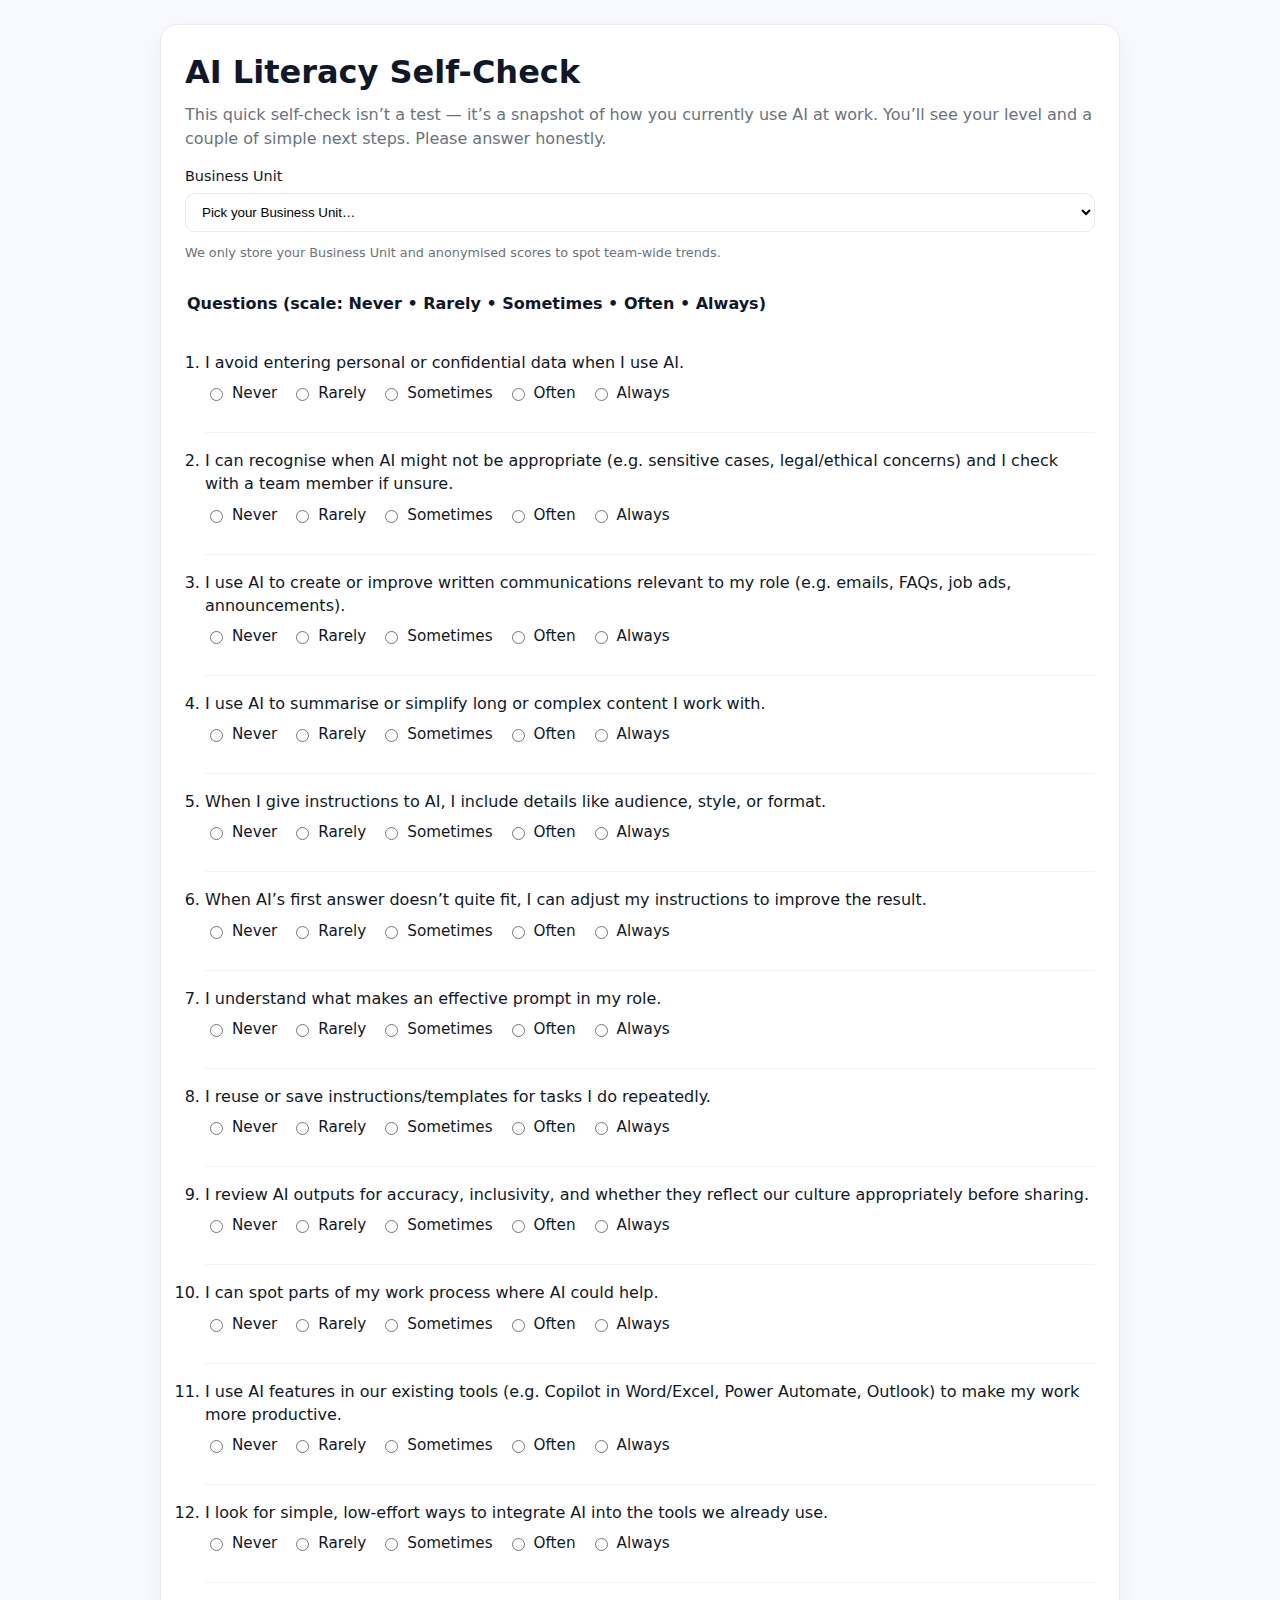
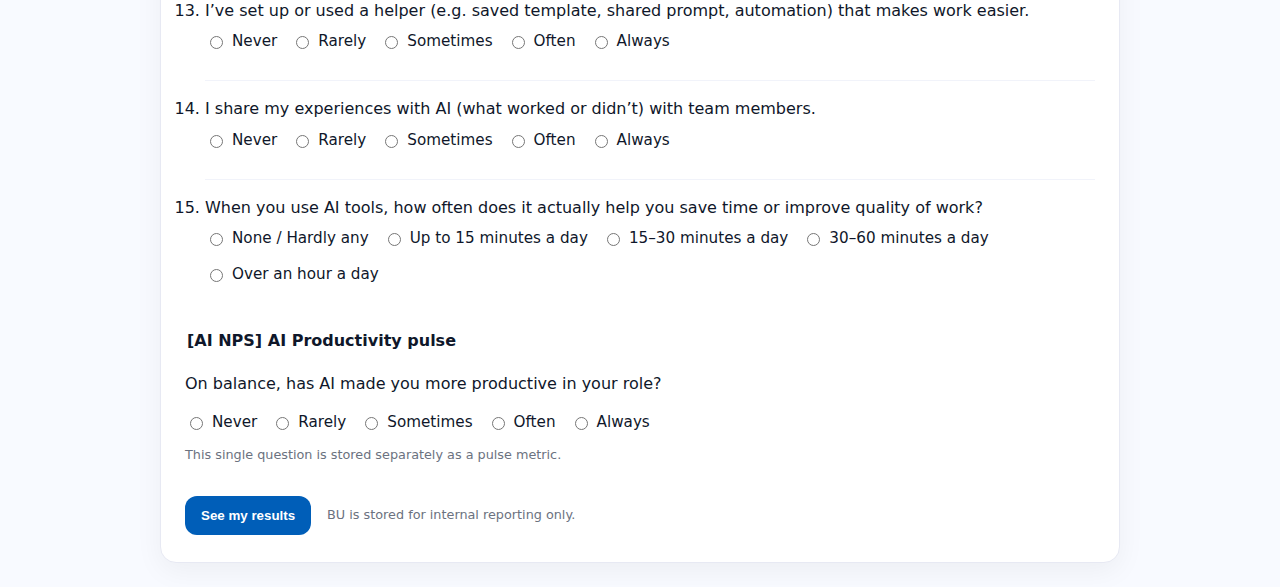
<file: index.html>
<!DOCTYPE html>
<html lang="en">
<head>
  <meta charset="UTF-8" />
  <meta name="viewport" content="width=device-width,initial-scale=1" />
  <title>AI Literacy Self-Check</title>
  <link rel="stylesheet" href="style.css" />
</head>
<body>
  <main class="page">
    <section class="quiz-card" aria-labelledby="title">
      <h1 id="title">AI Literacy Self-Check</h1>
      <p class="lead">
        This quick self-check isn’t a test — it’s a snapshot of how you currently use AI at work.
        You’ll see your level and a couple of simple next steps. Please answer honestly.
      </p>

      <form id="quiz-form" novalidate>
        <fieldset class="block" aria-label="Your details">
          <div class="grid-3">
            <label class="field" style="grid-column: 1 / -1;">
              <span>Business Unit</span>
              <select name="businessUnit" id="businessUnit" required>
                <option value="" disabled selected>Pick your Business Unit…</option>
                <option value="AI & Innovation">AI & Innovation</option>
                <option value="Consumer Services & Inside Sales">Consumer Services & Inside Sales</option>
                <option value="Customer Acquisition">Customer Acquisition</option>
                <option value="Development">Development</option>
                <option value="Executive Management">Executive Management</option>
                <option value="Finance & Business Performance">Finance & Business Performance</option>
                <option value="GCS">GCS</option>
                <option value="Information Technology">Information Technology</option>
                <option value="Legal & Corporate Development">Legal & Corporate Development</option>
                <option value="Marketing, Brand & Communications">Marketing, Brand & Communications</option>
                <option value="People & Culture">People & Culture</option>
                <option value="Product & Ecommerce">Product & Ecommerce</option>
                <option value="Technology">Technology</option>
              </select>
            </label>
          </div>
          <p class="tiny">We only store your Business Unit and anonymised scores to spot team-wide trends.</p>
        </fieldset>

        <fieldset class="block" aria-labelledby="q-head">
          <legend id="q-head">Questions (scale: Never • Rarely • Sometimes • Often • Always)</legend>
          <ol class="q-list">
            <li><p>I avoid entering personal or confidential data when I use AI.</p><div class="scale" data-name="q1"></div></li>
            <li><p>I can recognise when AI might not be appropriate (e.g. sensitive cases, legal/ethical concerns) and I check with a team member if unsure.</p><div class="scale" data-name="q2"></div></li>
            <li><p>I use AI to create or improve written communications relevant to my role (e.g. emails, FAQs, job ads, announcements).</p><div class="scale" data-name="q3"></div></li>
            <li><p>I use AI to summarise or simplify long or complex content I work with.</p><div class="scale" data-name="q4"></div></li>
            <li><p>When I give instructions to AI, I include details like audience, style, or format.</p><div class="scale" data-name="q5"></div></li>
            <li><p>When AI’s first answer doesn’t quite fit, I can adjust my instructions to improve the result.</p><div class="scale" data-name="q6"></div></li>
            <li><p>I understand what makes an effective prompt in my role.</p><div class="scale" data-name="q7"></div></li>
            <li><p>I reuse or save instructions/templates for tasks I do repeatedly.</p><div class="scale" data-name="q8"></div></li>
            <li><p>I review AI outputs for accuracy, inclusivity, and whether they reflect our culture appropriately before sharing.</p><div class="scale" data-name="q9"></div></li>
            <li><p>I can spot parts of my work process where AI could help.</p><div class="scale" data-name="q10"></div></li>
            <li><p>I use AI features in our existing tools (e.g. Copilot in Word/Excel, Power Automate, Outlook) to make my work more productive.</p><div class="scale" data-name="q11"></div></li>
            <li><p>I look for simple, low-effort ways to integrate AI into the tools we already use.</p><div class="scale" data-name="q12"></div></li>
            <li><p>I’ve set up or used a helper (e.g. saved template, shared prompt, automation) that makes work easier.</p><div class="scale" data-name="q13"></div></li>
            <li><p>I share my experiences with AI (what worked or didn’t) with team members.</p><div class="scale" data-name="q14"></div></li>
            <li><p>When you use AI tools, how often does it actually help you save time or improve quality of work?</p><div class="scale" data-name="q15"></div></li>
          </ol>
        </fieldset>

        <fieldset class="block" aria-labelledby="nps-head">
          <legend id="nps-head">[AI NPS] AI Productivity pulse</legend>
          <p>On balance, has AI made you more productive in your role?</p>
          <div class="scale" data-name="aiNps"></div>
          <p class="tiny">This single question is stored separately as a pulse metric.</p>
        </fieldset>

        <div class="actions">
          <button type="submit" class="btn">See my results</button>
          <p class="tiny">BU is stored for internal reporting only.</p>
        </div>
      </form>
    </section>
  </main>

  <!-- set the endpoint for auto-logging (must be before index.js) -->
  <script>
    window.FLOW_URL = "https://super-sea-054a.swapneel-kulkarni.workers.dev/submit";
    window.FLOW_SECRET = ""; // not used, leave blank
  </script>

  <script src="index.js"></script>
</body>
</html>
</file>
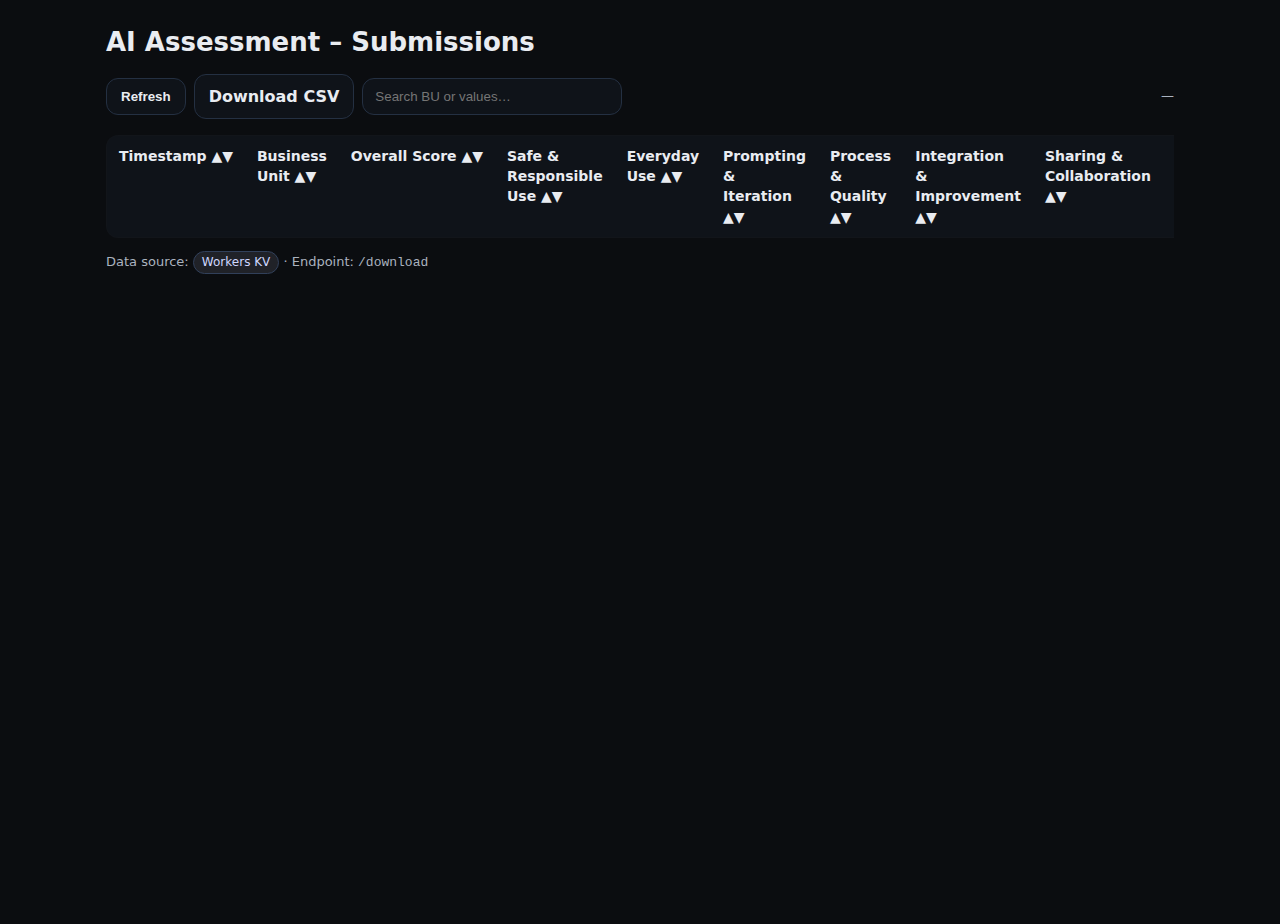
<file: admin.html>
<!DOCTYPE html>
<html lang="en">
<head>
  <meta charset="utf-8" />
  <meta name="viewport" content="width=device-width, initial-scale=1" />
  <title>AI Assessment – Submissions</title>
  <link rel="stylesheet" href="style.css" />
  <style>
    body { margin:0; font-family: system-ui, -apple-system, Segoe UI, Roboto, Arial; background:#0b0d10; color:#e9ecf1; }
    .wrap { max-width: 1100px; margin: 24px auto; padding: 0 16px; }
    h1 { margin: 0 0 12px; font-size: 26px; }
    .controls { display:flex; gap:8px; flex-wrap:wrap; align-items:center; margin: 12px 0 16px; }
    .btn { padding:10px 14px; border-radius:12px; border:1px solid #243042; background:#0f1319; color:#e9ecf1; cursor:pointer; text-decoration:none; }
    .btn:hover { background:#151c28; }
    input[type="search"] { background:#0f1319; border:1px solid #243042; color:#e9ecf1; padding:10px 12px; border-radius:12px; outline:none; min-width: 260px; }
    table { width:100%; border-collapse: collapse; background:#12151a; border:1px solid #243042; border-radius: 12px; overflow:hidden; }
    th, td { padding:10px 12px; border-bottom:1px solid #223043; text-align:left; font-size: 14px; vertical-align: top; }
    th { background:#0f1319; position: sticky; top:0; z-index:1; cursor:pointer; }
    .muted { color:#aab2bf; font-size: 13px; }
    .tag { display:inline-block; font-size:12px; padding:2px 8px; border-radius:999px; border:1px solid #31405a; background:#dfe6ff1a; color:#cfd7ff; }
    .right { margin-left:auto; }
    .nowrap { white-space: nowrap; }
    .scroll { max-height: 70vh; overflow:auto; }
  </style>
</head>
<body>
  <div class="wrap">
    <h1>AI Assessment – Submissions</h1>
    <div class="controls">
      <button id="refresh" class="btn">Refresh</button>
      <a id="download" class="btn" href="https://super-sea-054a.swapneel-kulkarni.workers.dev/download">Download CSV</a>
      <input id="search" type="search" placeholder="Search BU or values…" />
      <span id="meta" class="muted right">—</span>
    </div>
    <div class="scroll">
      <table id="tbl">
        <thead>
          <tr>
            <th data-k="Timestamp" class="nowrap">Timestamp ▲▼</th>
            <th data-k="Business Unit">Business Unit ▲▼</th>
            <th data-k="Overall Score" class="nowrap">Overall Score ▲▼</th>
            <th data-k="Safe & Responsible Use">Safe & Responsible Use ▲▼</th>
            <th data-k="Everyday Use">Everyday Use ▲▼</th>
            <th data-k="Prompting & Iteration">Prompting & Iteration ▲▼</th>
            <th data-k="Process & Quality">Process & Quality ▲▼</th>
            <th data-k="Integration & Improvement">Integration & Improvement ▲▼</th>
            <th data-k="Sharing & Collaboration">Sharing & Collaboration ▲▼</th>
            <th data-k="Productivity">Productivity ▲▼</th>
          </tr>
        </thead>
        <tbody></tbody>
      </table>
    </div>
    <p class="muted">Data source: <span class="tag">Workers KV</span> · Endpoint: <code>/download</code></p>
  </div>

  <script>
    const CSV_URL = "https://super-sea-054a.swapneel-kulkarni.workers.dev/download";

    const headers = [
      "Timestamp","Business Unit","Overall Score","Safe & Responsible Use",
      "Everyday Use","Prompting & Iteration","Process & Quality",
      "Integration & Improvement","Sharing & Collaboration","Productivity"
    ];

    const state = { rows: [], filtered: [], sortKey: "Timestamp", sortDir: "desc" };

    document.getElementById("refresh").addEventListener("click", load);
    document.getElementById("search").addEventListener("input", (e) => {
      const q = e.target.value.trim().toLowerCase();
      if (!q) {
        state.filtered = state.rows.slice();
      } else {
        state.filtered = state.rows.filter(r =>
          headers.some(h => String(r[h] ?? "").toLowerCase().includes(q))
        );
      }
      render();
    });

    document.querySelectorAll("th[data-k]").forEach(th => {
      th.addEventListener("click", () => {
        const k = th.dataset.k;
        if (state.sortKey === k) state.sortDir = state.sortDir === "asc" ? "desc" : "asc";
        else { state.sortKey = k; state.sortDir = "asc"; }
        render();
      });
    });

    function parseCSV(text) {
      // Simple CSV parser for our clean data (no commas inside numbers; quotes safe)
      const lines = text.trim().split(/\r?\n/);
      if (!lines.length) return [];
      const hdr = lines[0].split(",");
      return lines.slice(1).map(line => {
        // handle quoted cells
        const cells = [];
        let cur = '', inQ = false;
        for (let i = 0; i < line.length; i++) {
          const ch = line[i], next = line[i+1];
          if (ch === '"' && next === '"') { cur += '"'; i++; continue; }
          if (ch === '"') { inQ = !inQ; continue; }
          if (ch === ',' && !inQ) { cells.push(cur); cur = ''; continue; }
          cur += ch;
        }
        cells.push(cur);
        const obj = {};
        hdr.forEach((h, i) => obj[h] = cells[i] ?? "");
        return obj;
      });
    }

    async function load() {
      const res = await fetch(CSV_URL, { cache: "no-store" });
      const text = await res.text();
      const all = parseCSV(text);

      state.rows = all;
      state.filtered = all.slice();
      document.getElementById("meta").textContent =
        `${all.length} submissions · refreshed ${new Date().toLocaleString()}`;
      render();
    }

    function render() {
      const tb = document.querySelector("#tbl tbody");
      const dir = state.sortDir === "asc" ? 1 : -1;

      const sorted = state.filtered.slice().sort((a, b) => {
        const k = state.sortKey;
        let va = a[k] ?? "", vb = b[k] ?? "";

        // Special sort: Timestamp as date, scores as numbers
        if (k === "Timestamp") {
          return (new Date(va) - new Date(vb)) * dir;
        }
        const numA = Number(va), numB = Number(vb);
        if (Number.isFinite(numA) && Number.isFinite(numB)) {
          return (numA - numB) * dir;
        }
        return String(va).localeCompare(String(vb)) * dir;
      });

      tb.innerHTML = "";
      for (const r of sorted) {
        const tr = document.createElement("tr");
        headers.forEach(h => {
          const td = document.createElement("td");
          td.textContent = r[h] ?? "";
          if (h === "Timestamp") td.className = "nowrap";
          tr.appendChild(td);
        });
        tb.appendChild(tr);
      }
    }

    // initial load
    load();
  </script>
</body>
</html>
</file>
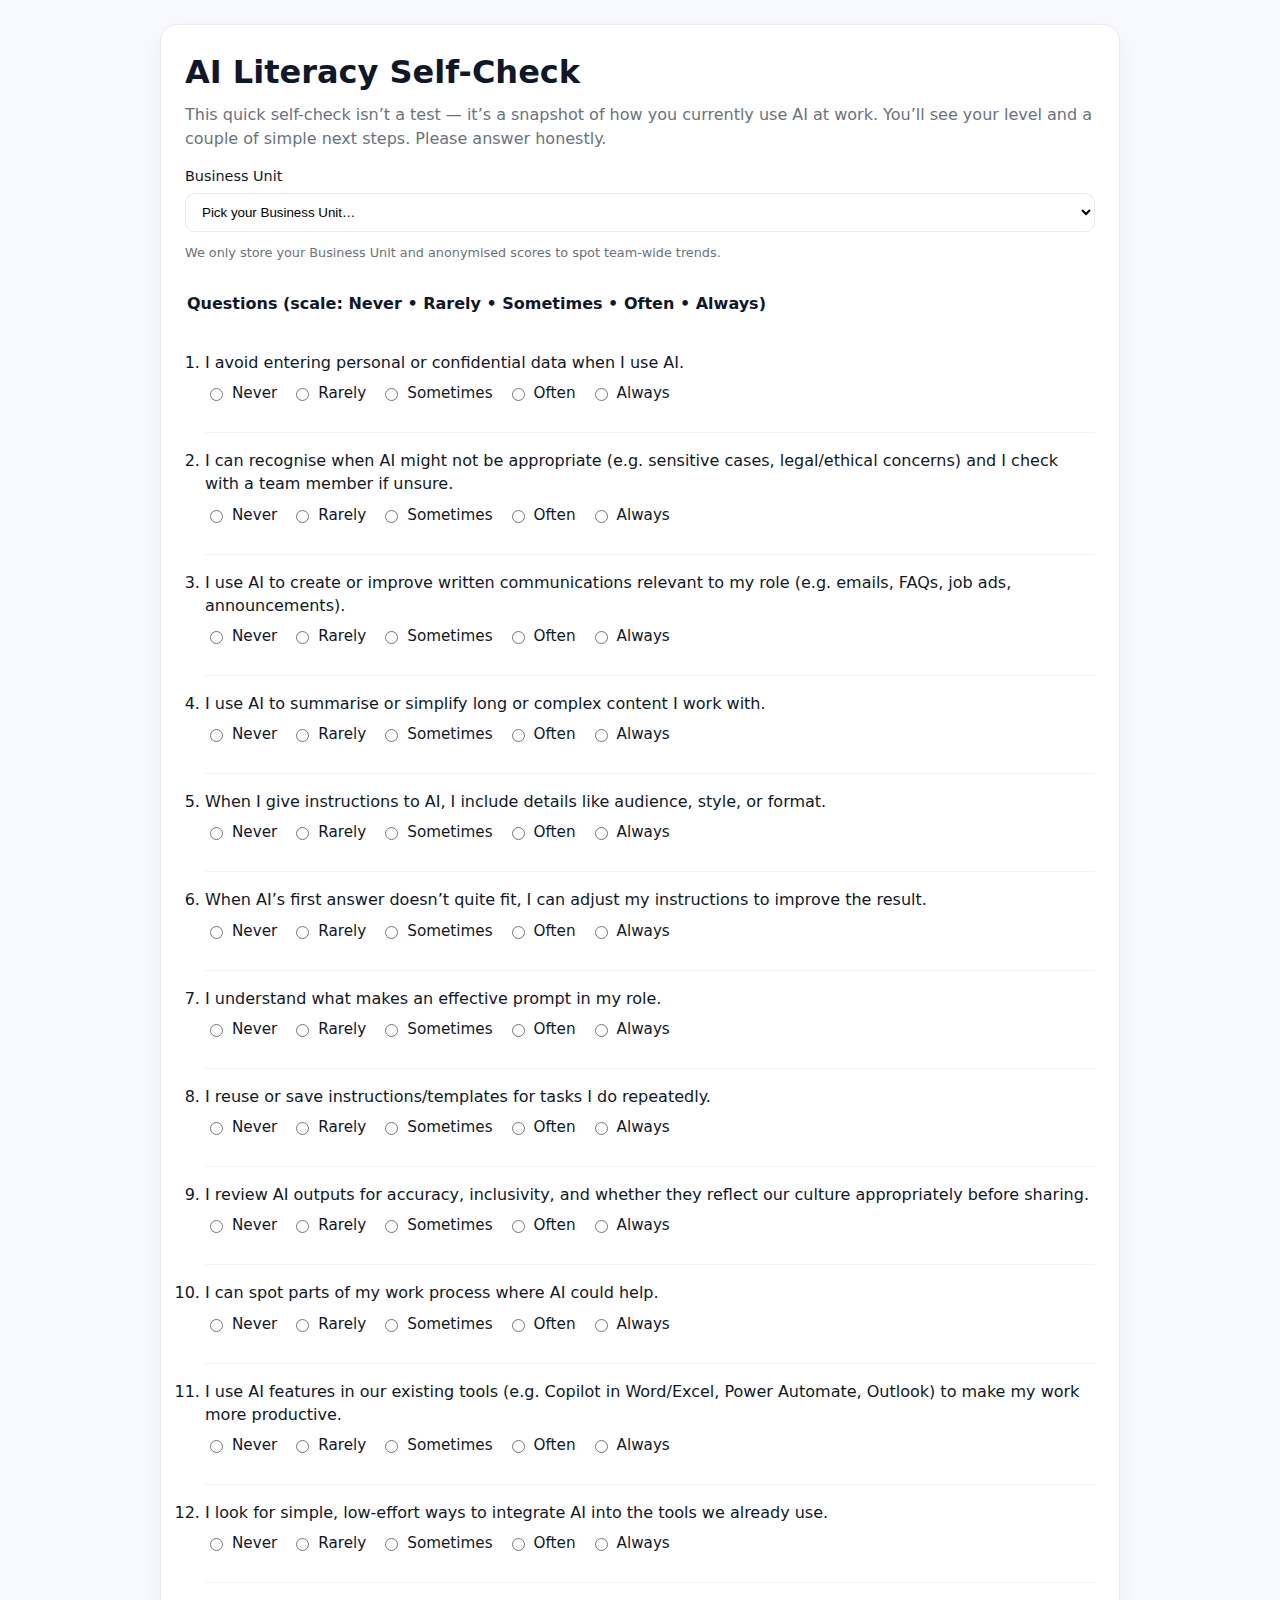
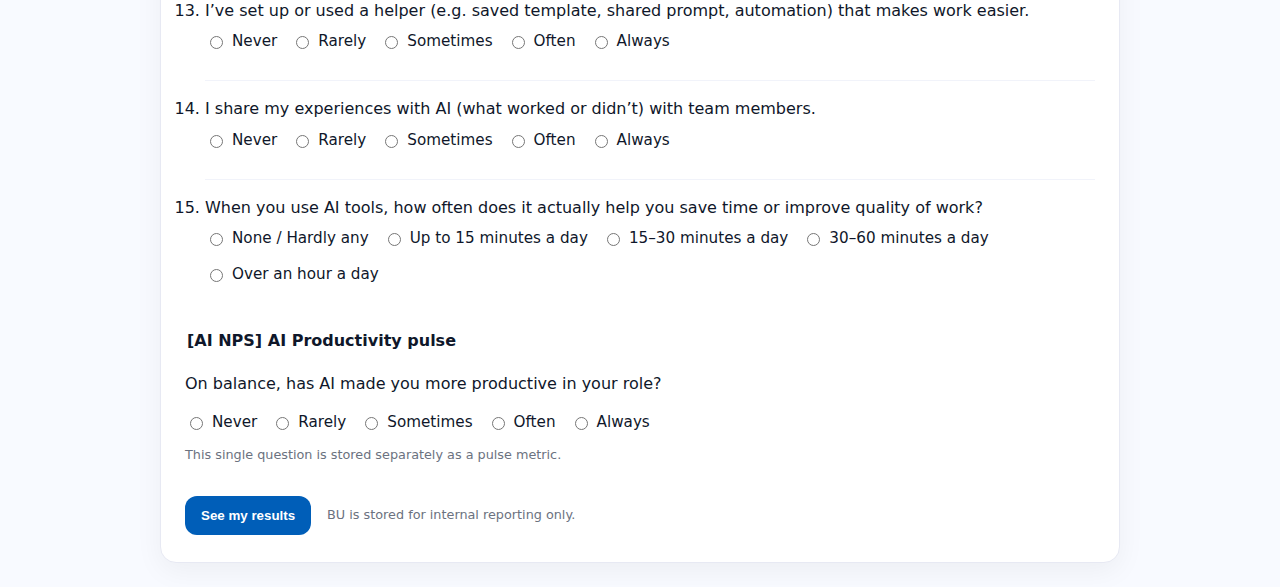
<file: results.html>
<!DOCTYPE html>
<html lang="en">
<head>
  <meta charset="UTF-8" />
  <meta name="viewport" content="width=device-width,initial-scale=1" />
  <title>Your AI Literacy Snapshot</title>
  <link rel="stylesheet" href="style.css" />
</head>
<body>
  <main class="page">
    <section id="results" class="results-card" aria-labelledby="results-title">
      <header class="results-head">
        <div id="level-badge" class="level-badge">Level</div>
        <h2 id="results-title" class="results-title">Your AI Literacy Snapshot</h2>
        <p class="results-subtitle">Below is your snapshot by area.</p>
      </header>

        <div class="overall-row" id="nps-row" hidden>
          <div class="overall-left">
            <div class="overall-label">AI NPS (Productivity pulse)</div>
            <div class="overall-value" id="nps-value">– / 5</div>
          </div>
          <div class="overall-chip" id="nps-chip">—</div>
        </div>
   </div>
      <p class="tiny" id="nps-note" hidden>This pulse is separate from the set of questions and doesn’t affect your overall score.</p>
        <div class="overall-row">
        <div class="overall-left">
          <div class="overall-label">Overall score</div>
          <div class="overall-value" id="overall-value">– / 5</div>
        </div>
        <div class="overall-chip" id="overall-chip">—</div>
      </div>

      <div class="bars" role="group" aria-label="Scores by area">
        <div class="bar-row">
          <div class="bar-label">Safe &amp; Responsible Use</div>
          <div class="bar-track"><div class="bar-fill" id="bar-safe" role="progressbar" aria-valuemin="1" aria-valuemax="5" aria-valuenow="0"></div></div>
          <div class="bar-value" id="val-safe">–/5 · —</div>
        </div>
        <div class="bar-row">
          <div class="bar-label">Everyday Use</div>
          <div class="bar-track"><div class="bar-fill" id="bar-everyday" role="progressbar" aria-valuemin="1" aria-valuemax="5" aria-valuenow="0"></div></div>
          <div class="bar-value" id="val-everyday">–/5 · —</div>
        </div>
        <div class="bar-row">
          <div class="bar-label">Prompting &amp; Iteration</div>
          <div class="bar-track"><div class="bar-fill" id="bar-prompting" role="progressbar" aria-valuemin="1" aria-valuemax="5" aria-valuenow="0"></div></div>
          <div class="bar-value" id="val-prompting">–/5 · —</div>
        </div>
        <div class="bar-row">
          <div class="bar-label">Process &amp; Quality</div>
          <div class="bar-track"><div class="bar-fill" id="bar-process" role="progressbar" aria-valuemin="1" aria-valuemax="5" aria-valuenow="0"></div></div>
          <div class="bar-value" id="val-process">–/5 · —</div>
        </div>
        <div class="bar-row">
          <div class="bar-label">Integration &amp; Improvement</div>
          <div class="bar-track"><div class="bar-fill" id="bar-integration" role="progressbar" aria-valuemin="1" aria-valuemax="5" aria-valuenow="0"></div></div>
          <div class="bar-value" id="val-integration">–/5 · —</div>
        </div>
        <div class="bar-row">
          <div class="bar-label">Sharing &amp; Collaboration</div>
          <div class="bar-track"><div class="bar-fill" id="bar-sharing" role="progressbar" aria-valuemin="1" aria-valuemax="5" aria-valuenow="0"></div></div>
          <div class="bar-value" id="val-sharing">–/5 · —</div>
        </div>
      </div>

      <div id="guardrail" class="guardrail" role="status" hidden>
        ⚠️ <strong>Safety first.</strong> You’re moving fast — strengthen privacy and bias checks before scaling your use.
      </div>
   </div>
   </div>
</div>
</div>
</div></div></div>


      <h3 class="ns-title">Next steps</h3>
      <div class="ns-buttons">
        <a class="btn secondary" href="https://gencentral.gendigital.com/sites/people-culture/SitePageModern/55041/ai-learning-hub" target="_blank" rel="noopener">
          Go to the AI Learning Hub
        </a>
      </div>
      <p class="tiny">No emails are sent. Your results are saved to help us spot team‑wide trends.</p>

      <footer class="results-footer">
        <a class="linkish" id="start-again" href="index.html">Start again</a>
      </footer>
    </section>
  </main>

  <script>
    const DIMENSION_MAP_6 = { safe:[0,1], everyday:[2,3], prompting:[4,5,6], process:[7,8], integration:[9,10,11,12], sharing:[13] };
    const DIMENSION_MAP_7 = { safe:[0,1], everyday:[2,3], prompting:[4,5,6], process:[7,8], integration:[9,10,11,12], sharing:[13], productivity:[14] };
    const average = (arr)=>arr.reduce((a,b)=>a+b,0)/arr.length;
    const levelFromScore = (avg)=> avg < 2.6 ? "Foundational" : (avg <= 3.8 ? "Proficient" : "Advanced");
    const ratingLabel = (v)=> v < 2.6 ? "Needs focus" : (v <= 3.8 ? "Building" : "Strong");
const NPS_LABELS = ["Never","Rarely","Sometimes","Often","Always"];

    function setBar(idFill,idVal,value){
      const pct = Math.max(0, Math.min(100, ((value-1)/4)*100));
      const fill = document.getElementById(idFill);
      const val  = document.getElementById(idVal);
      fill.style.width = pct + "%";
      fill.setAttribute("aria-valuenow", value.toFixed(1));
      val.textContent = `${value.toFixed(1)}/5 · ${ratingLabel(value)}`;
    }
    function appendProductivityBar(){
      if(document.getElementById("bar-productivity")) return;
      const container = document.querySelector(".bars");
      const row = document.createElement("div");
      row.className = "bar-row";
      row.innerHTML = `
        <div class="bar-label">Productivity (Time/quality gain)</div>
        <div class="bar-track"><div class="bar-fill" id="bar-productivity" role="progressbar" aria-valuemin="1" aria-valuemax="5" aria-valuenow="0"></div></div>
        <div class="bar-value" id="val-productivity">–/5 · —</div>
      `;
      container.appendChild(row);
    }
    function renderResults(scores){
      const aiNps = scores.aiNps;
      const {safe,everyday,prompting,process,integration,sharing,overall,productivity} = scores;
      const level = levelFromScore(overall);
      document.getElementById("level-badge").textContent = level;
      document.getElementById("overall-value").textContent = `${overall.toFixed(1)} / 5`;
      document.getElementById("overall-chip").textContent = level;

      setBar("bar-safe","val-safe",safe);
      setBar("bar-everyday","val-everyday",everyday);
      setBar("bar-prompting","val-prompting",prompting);
      setBar("bar-process","val-process",process);
      setBar("bar-integration","val-integration",integration);
      setBar("bar-sharing","val-sharing",sharing);

      if(typeof productivity === "number"){
        appendProductivityBar();
        setBar("bar-productivity","val-productivity",productivity);
      }

      // Render AI NPS if present
      if(typeof aiNps === "number"){
        const row = document.getElementById("nps-row");
        row.hidden = false;
        const lab = NPS_LABELS[Math.max(1, Math.min(5, aiNps)) - 1] || "—";
        document.getElementById("nps-value").textContent = `${aiNps}/5`;
        const note = document.getElementById("nps-note");
        if (note) note.hidden = false;
        document.getElementById("nps-chip").textContent = lab;
      }

      const guard = document.getElementById("guardrail");
      guard.hidden = !(overall >= 3.0 && safe < 2.4);
    }
    function getScoresFromUrl(){
      try{
        const p = new URLSearchParams(location.search).get("p");
        if(!p) return null;
        const decoded = JSON.parse(atob(decodeURIComponent(p)));
        const keys = ["safe","everyday","prompting","process","integration","sharing","overall"];
        if(keys.every(k => typeof decoded[k] === "number")) { return decoded; }
        return null;
      }catch{ return null; }
    }
    function getScoresFromLocalStorage(){
      try{
        const raw = localStorage.getItem("aiQuizResult");
        if(!raw) return null;
        const { answers, hybrid } = JSON.parse(raw);
        if(!answers || !Array.isArray(answers)) return null;
        const map = (answers.length === 15 || hybrid) ? DIMENSION_MAP_7 : DIMENSION_MAP_6;
        const avgFor = (ix)=> average(ix.map(i=>answers[i]));
        const base = {
          safe: avgFor(map.safe),
          everyday: avgFor(map.everyday),
          prompting: avgFor(map.prompting),
          process: avgFor(map.process),
          integration: avgFor(map.integration),
          sharing: avgFor(map.sharing),
          overall: average(answers)
        };
        if(map.productivity){
          base.productivity = avgFor(map.productivity);
        }
        try{ base.aiNps = JSON.parse(raw).aiNps; }catch{}
        return base;
      }catch{ return null; }
    }
    (function init(){
      const scores = getScoresFromUrl() || getScoresFromLocalStorage();
      if(!scores){ window.location.href = "index.html"; return; }
      renderResults(scores);
      document.getElementById("start-again").addEventListener("click", ()=>{
        try{ localStorage.removeItem("aiQuizResult"); }catch{}
      });
    })();
  </script>
</body>
</html>
</file>
<file: style.css>
:root{
  --blue:#005EB8;
  --ink:#0F172A;
  --muted:#6B7280;
  --bg:#F8FAFF;
  --card:#FFFFFF;
  --line:#E7E9F3;
  --pill:#EEF2FF;
  --pill-border:#C7D2FE;
  --bar:#AAB4FC;
  --bar-track:#EEF2F7;
  --warn-bg:#FFF7ED;
  --warn-border:#FED7AA;
  --warn-ink:#7C2D12;
}
*{box-sizing:border-box}
html,body{height:100%}
body{margin:0;font-family:system-ui,-apple-system,"Segoe UI",Roboto,Arial,sans-serif;color:var(--ink);background:var(--bg);line-height:1.45}
h1,h2,h3{margin:0 0 .5rem 0}
.lead{color:var(--muted); margin:0 0 1rem 0}
.page{padding:24px}
.quiz-card,results-card,doc-card{
  max-width:960px;margin:0 auto;background:var(--card);border:1px solid var(--line);border-radius:16px;
  box-shadow:0 8px 28px rgba(0,0,0,.05);padding:24px;
}
.block{border:none; padding:0; margin:16px 0}
.grid-3{display:grid; gap:12px; grid-template-columns:repeat(3,1fr)}
@media (max-width:860px){.grid-3{grid-template-columns:1fr}}
.field span{display:block; font-size:.9rem; margin-bottom:6px}
input[type="text"],input[type="email"],select{width:100%; padding:10px 12px; border:1px solid var(--line); border-radius:10px; background:#fff}
legend{font-weight:600; margin-bottom:.25rem}
.q-list{padding-left:1.25rem; margin:0}
.q-list li{margin:16px 0; padding:12px 0; border-top:1px solid #F1F3FA}
.q-list li:first-child{border-top:none}
.q-list p{margin:.25rem 0 .5rem 0}
.scale{display:flex; gap:14px; flex-wrap:wrap}
.scale label{display:flex; align-items:center; gap:6px; font-size:.95rem}
.scale input{accent-color:var(--blue)}
.btn{background:var(--blue);color:#fff;padding:12px 16px;border:none;border-radius:12px;font-weight:700;cursor:pointer}
.btn:focus{outline:3px solid #002e5c; outline-offset:2px}
.btn.secondary{background:#fff; color:var(--ink); border:1px solid #CBD5E1}
.actions{display:flex; align-items:center; gap:16px; margin-top:8px}
.tiny{font-size:.8rem; color:var(--muted)}

/* RESULTS */
.results-head{display:flex; flex-direction:column; gap:8px; margin-bottom:16px}
.level-badge{align-self:flex-start; padding:6px 10px; border-radius:999px; font-weight:600; font-size:12px; background:var(--pill); border:1px solid var(--pill-border); color:#1E3A8A}
.results-title{margin:0; font-size:20px}
.results-subtitle{margin:0; color:var(--muted)}
.overall-row{display:flex; align-items:center; justify-content:space-between; padding:12px 14px; border:1px solid #EDF0F7; border-radius:12px; margin:8px 0 16px; background:#FAFBFF}
.overall-label{font-size:12px; color:var(--muted)}
.overall-value{font-size:20px; font-weight:800}
.overall-chip{padding:6px 10px; border-radius:999px; background:#F3F4F6; font-weight:600; font-size:12px}
.bars{display:flex; flex-direction:column; gap:12px}
.bar-row{display:grid; grid-template-columns: 260px 1fr auto; align-items:center; gap:12px}
.bar-label{font-size:14px; color:#374151}
.bar-track{position:relative; height:14px; background:var(--bar-track); border-radius:999px; overflow:hidden}
.bar-fill{height:100%; width:0%; background:var(--bar); transition:width .4s ease}
.bar-value{font-size:12px; color:#374151; min-width:120px; text-align:right}
.guardrail{margin:16px 0; padding:12px 14px; background:var(--warn-bg); border:1px solid var(--warn-border); color:var(--warn-ink); border-radius:12px}
.ns-title{margin:0 0 8px 0; font-size:16px}
.ns-buttons{display:flex; gap:8px; flex-wrap:wrap}
.results-footer{margin-top:16px; display:flex; justify-content:flex-end}
.linkish{background:none; border:none; color:#1E3A8A; text-decoration:underline; cursor:pointer; padding:6px 8px}
.linkish:focus{outline:2px solid #1E3A8A; outline-offset:2px}

/* DOC PAGES */
.doc-card h1{font-size:28px}
.doc-card h2{font-size:18px;margin-top:14px}
.doc-card p{color:var(--ink)}
.doc-card code, .doc-card pre{background:#F6F8FF;border:1px solid #E4E8FE;border-radius:10px;padding:10px;display:block;overflow:auto}
.doc-card ul{margin:0 0 1rem 1.25rem}


/* Hide result rows that were never populated (ghost tracks) */
.bar-row:has(.bar-fill:not([aria-valuenow])),
.bar-row:has(.bar-fill[aria-valuenow="0"]) {
  display: none !important;
}
</file>
